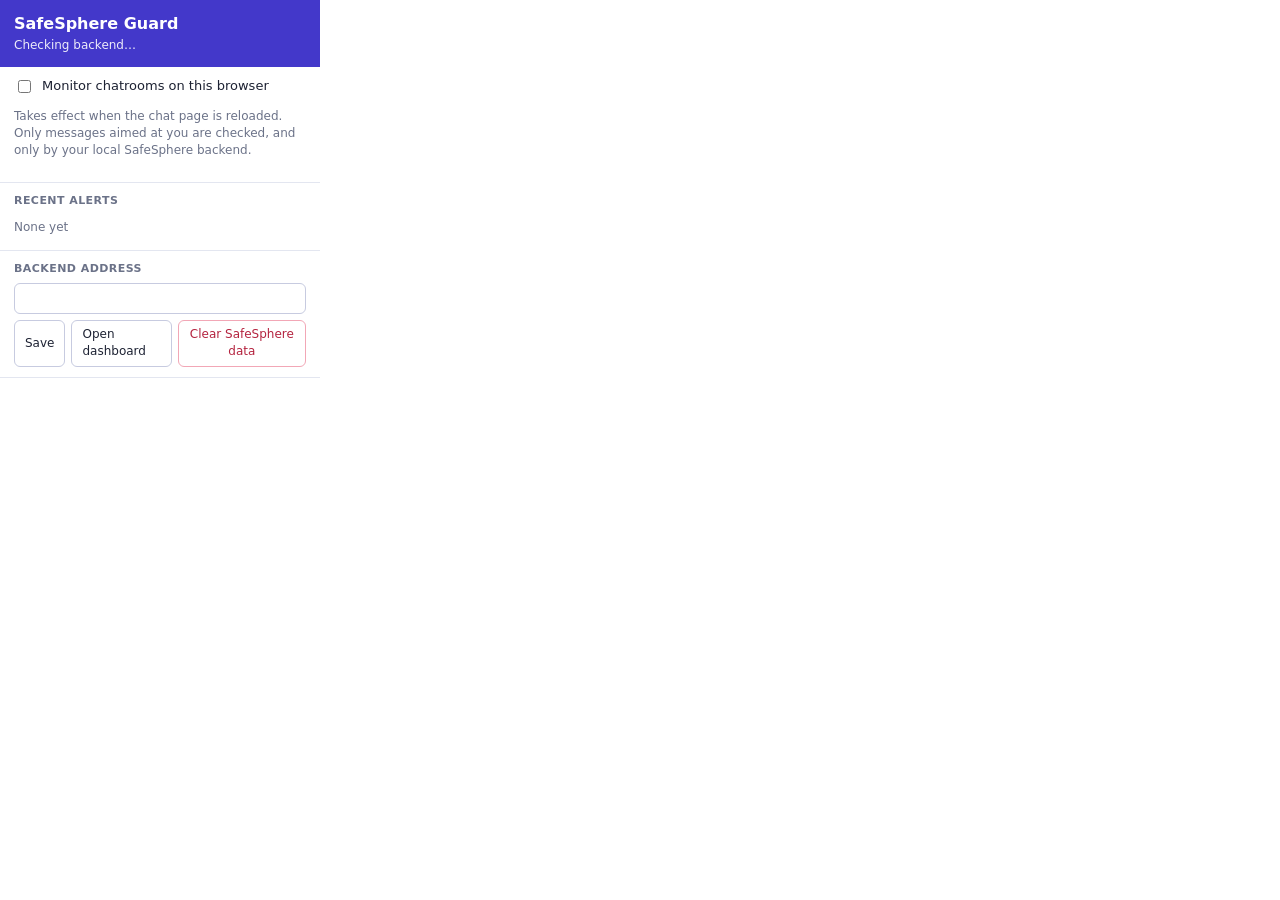
<file: extension/popup.html>
<!doctype html>
<html lang="en">
<head>
<meta charset="utf-8">
<title>SafeSphere Guard</title>
<style>
  body { margin: 0; width: 320px; font: 13px/1.45 system-ui, -apple-system, "Segoe UI", Roboto, sans-serif; color: #1d2233; background: #fff; }
  header { padding: 12px 14px; background: #4338ca; color: #fff; }
  header strong { font-size: 16px; }
  #conn { display: block; font-size: 12px; opacity: .9; margin-top: 2px; }
  section { padding: 10px 14px; border-bottom: 1px solid #e3e6f0; }
  h2 { margin: 0 0 6px; font-size: 11px; text-transform: uppercase; letter-spacing: .04em; color: #6b7288; }
  label { display: flex; align-items: center; gap: 8px; }
  input[type=text] { width: 100%; box-sizing: border-box; font: inherit; padding: 5px 8px; border: 1px solid #c7cbe0; border-radius: 6px; }
  ul { list-style: none; margin: 0; padding: 0; }
  li { padding: 4px 0; border-bottom: 1px solid #f0f1f6; }
  li:last-child { border: 0; }
  .lv { font-size: 10px; font-weight: 700; color: #fff; border-radius: 999px; padding: 1px 6px; margin-right: 6px; }
  .high { background: #e2622b; } .critical { background: #d6264f; }
  .muted { color: #6b7288; font-size: 12px; }
  .row { display: flex; gap: 6px; margin-top: 6px; }
  button, a.btn { font: inherit; font-size: 12px; border-radius: 6px; border: 1px solid #c7cbe0; background: #fff; color: #1d2233; padding: 5px 10px; cursor: pointer; text-decoration: none; }
  button.danger { color: #b4233f; border-color: #f2a7b6; }
</style>
</head>
<body>
<header><strong>SafeSphere Guard</strong><span id="conn">Checking backend…</span></header>
<section>
  <label><input type="checkbox" id="enabled"> Monitor chatrooms on this browser</label>
  <p class="muted">Takes effect when the chat page is reloaded. Only messages aimed at you are checked, and only by your local SafeSphere backend.</p>
</section>
<section>
  <h2>Recent alerts</h2>
  <ul id="alerts"><li class="muted">None yet</li></ul>
</section>
<section>
  <h2>Backend address</h2>
  <input type="text" id="api" spellcheck="false">
  <div class="row">
    <button id="save">Save</button>
    <a class="btn" id="dash" target="_blank" rel="noopener">Open dashboard</a>
    <button id="clear" class="danger">Clear SafeSphere data</button>
  </div>
</section>
<script src="popup.js"></script>
</body>
</html>
</file>
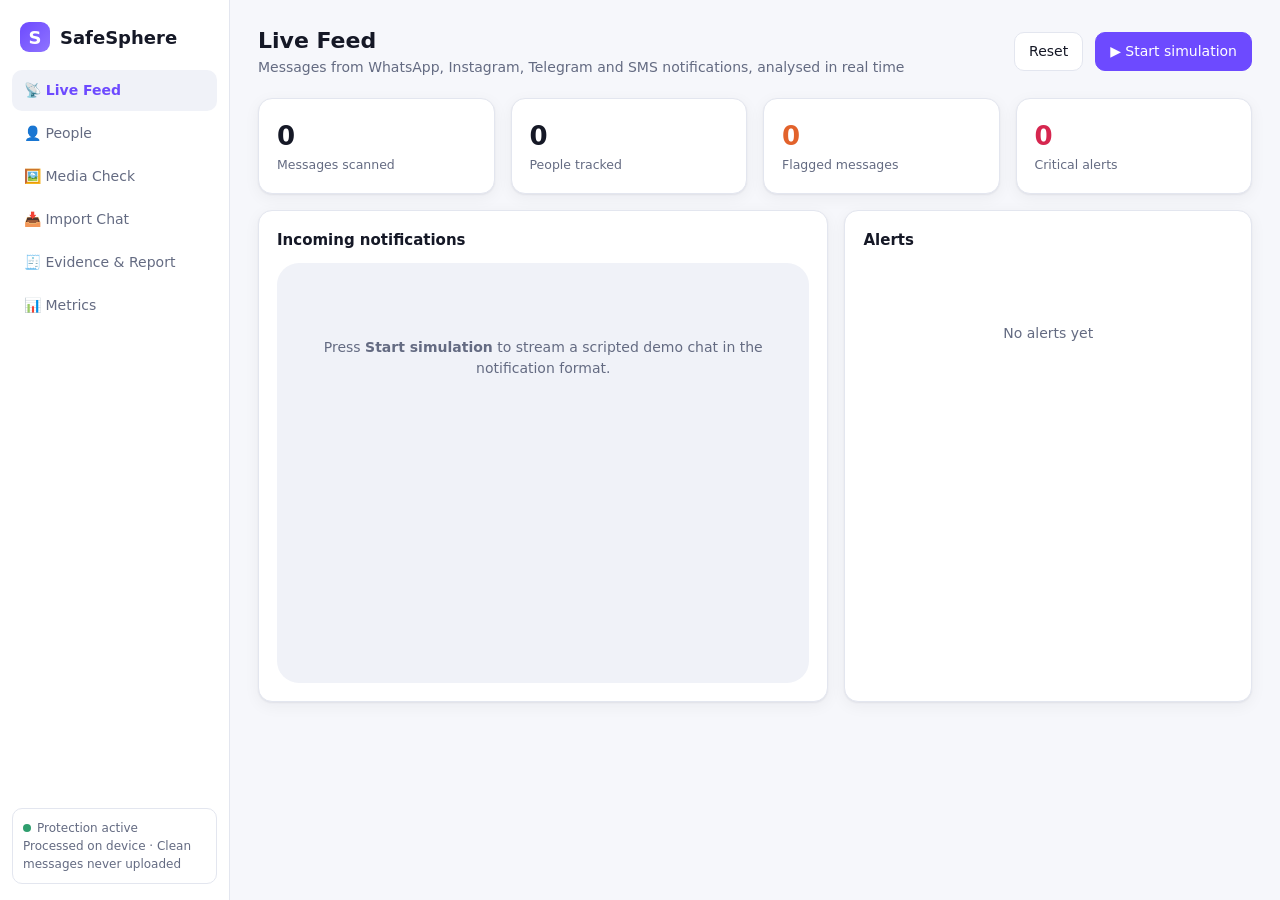
<file: docs/prototype/early_prototype.html>
<!doctype html>
<html lang="en">
<head>
<meta charset="utf-8">
<meta name="viewport" content="width=device-width, initial-scale=1">
<title>SafeSphere</title>
<style>
:root{
  --bg:#f6f7fb; --panel:#ffffff; --panel2:#f0f2f8; --text:#151826; --muted:#646b82; --line:#e3e6ef;
  --brand:#6d4aff; --brand2:#8f74ff;
  --info:#2f9e6e; --warn:#c98a00; --high:#e2622b; --crit:#d6264f;
  --info-bg:#e5f6ee; --warn-bg:#fdf3dc; --high-bg:#fdebe2; --crit-bg:#fde4ea;
  --shadow:0 1px 2px rgba(20,22,40,.06),0 4px 16px rgba(20,22,40,.05);
}
@media (prefers-color-scheme: dark){
  :root:not([data-theme="light"]){
    --bg:#0e1018; --panel:#161925; --panel2:#1d2131; --text:#e9ebf3; --muted:#9097ad; --line:#272b3c;
    --info-bg:#123326; --warn-bg:#3a2e0e; --high-bg:#3c1f12; --crit-bg:#42121f;
    --shadow:0 1px 2px rgba(0,0,0,.3),0 4px 16px rgba(0,0,0,.25);
  }
}
:root[data-theme="dark"]{
  --bg:#0e1018; --panel:#161925; --panel2:#1d2131; --text:#e9ebf3; --muted:#9097ad; --line:#272b3c;
  --info-bg:#123326; --warn-bg:#3a2e0e; --high-bg:#3c1f12; --crit-bg:#42121f;
  --shadow:0 1px 2px rgba(0,0,0,.3),0 4px 16px rgba(0,0,0,.25);
}
*{box-sizing:border-box}
body{margin:0;background:var(--bg);color:var(--text);font:14px/1.5 system-ui,-apple-system,"Segoe UI",Roboto,sans-serif}
button{font:inherit;cursor:pointer}
.app{display:grid;grid-template-columns:230px 1fr;min-height:100vh}
nav{background:var(--panel);border-right:1px solid var(--line);padding:18px 12px;position:sticky;top:0;height:100vh}
.logo{display:flex;align-items:center;gap:10px;font-weight:700;font-size:18px;padding:4px 8px 18px}
.logo .mark{width:30px;height:30px;border-radius:9px;background:linear-gradient(135deg,var(--brand),var(--brand2));display:grid;place-items:center;color:#fff}
.nav-btn{display:flex;align-items:center;gap:10px;width:100%;padding:10px 12px;border:0;border-radius:10px;background:none;color:var(--muted);text-align:left;margin-bottom:2px}
.nav-btn:hover{background:var(--panel2);color:var(--text)}
.nav-btn.active{background:var(--panel2);color:var(--brand);font-weight:600}
.nav-btn .count{margin-left:auto;background:var(--crit);color:#fff;border-radius:999px;font-size:11px;padding:0 7px;display:none}
.nav-foot{position:absolute;bottom:16px;left:12px;right:12px;font-size:12px;color:var(--muted);padding:10px;border:1px solid var(--line);border-radius:10px}
.dot{display:inline-block;width:8px;height:8px;border-radius:50%;background:var(--info);margin-right:6px}
main{padding:24px 28px;max-width:1200px;width:100%}
header.top{display:flex;align-items:center;gap:12px;margin-bottom:20px;flex-wrap:wrap}
header.top h1{font-size:22px;margin:0}
header.top p{margin:0;color:var(--muted)}
.spacer{flex:1}
.btn{border:1px solid var(--line);background:var(--panel);color:var(--text);padding:8px 14px;border-radius:10px}
.btn:hover{border-color:var(--brand)}
.btn.primary{background:var(--brand);border-color:var(--brand);color:#fff}
.btn.danger{background:var(--crit);border-color:var(--crit);color:#fff}
.card{background:var(--panel);border:1px solid var(--line);border-radius:14px;box-shadow:var(--shadow);padding:18px}
.card h3{margin:0 0 12px;font-size:15px}
.grid{display:grid;gap:16px}
.g4{grid-template-columns:repeat(4,1fr)}
.g2{grid-template-columns:1.4fr 1fr}
.stat .v{font-size:26px;font-weight:700}
.stat .l{color:var(--muted);font-size:12.5px}
.chip{display:inline-flex;align-items:center;gap:4px;font-size:11.5px;font-weight:600;padding:2px 8px;border-radius:999px;white-space:nowrap}
.lv-info{background:var(--info-bg);color:var(--info)} .lv-warn{background:var(--warn-bg);color:var(--warn)}
.lv-high{background:var(--high-bg);color:var(--high)} .lv-crit{background:var(--crit-bg);color:var(--crit)}
.tag{font-size:11px;padding:1px 7px;border-radius:6px;background:var(--panel2);color:var(--muted);margin-right:4px}
.view{display:none} .view.active{display:block}
/* feed */
.phone{background:var(--panel2);border-radius:22px;padding:14px;min-height:420px;max-height:560px;overflow:auto}
.notif{display:flex;gap:10px;background:var(--panel);border:1px solid var(--line);border-radius:14px;padding:10px 12px;margin-bottom:8px;animation:pop .35s ease}
@keyframes pop{from{opacity:0;transform:translateY(-8px)}to{opacity:1;transform:none}}
.appic{width:34px;height:34px;border-radius:9px;display:grid;place-items:center;color:#fff;font-weight:700;font-size:13px;flex:none}
.wa{background:#25d366}.ig{background:linear-gradient(135deg,#f58529,#dd2a7b,#8134af)}.tg{background:#229ed9}.sms{background:#5f6b85}
.notif .who{font-weight:600}
.notif .meta{color:var(--muted);font-size:11.5px}
.notif .txt{margin:2px 0 4px}
.notif.flag-high{border-left:4px solid var(--high)} .notif.flag-crit{border-left:4px solid var(--crit)} .notif.flag-warn{border-left:4px solid var(--warn)}
.empty{color:var(--muted);text-align:center;padding:60px 10px}
.alert{border-radius:12px;padding:12px 14px;margin-bottom:10px;border:1px solid var(--line);animation:pop .35s ease}
.alert.crit{background:var(--crit-bg);border-color:transparent}
.alert.high{background:var(--high-bg);border-color:transparent}
.alert b{display:block}
.alert small{color:var(--muted)}
/* people */
.person{display:grid;grid-template-columns:44px 1fr auto;gap:12px;align-items:center;padding:12px;border-radius:12px;cursor:pointer;border:1px solid transparent}
.person:hover{background:var(--panel2)}
.person.sel{border-color:var(--brand);background:var(--panel2)}
.avatar{width:44px;height:44px;border-radius:50%;display:grid;place-items:center;font-weight:700;color:#fff}
.bar{height:6px;background:var(--panel2);border-radius:99px;overflow:hidden;margin-top:6px}
.bar i{display:block;height:100%;border-radius:99px}
.acct{display:flex;align-items:center;gap:10px;padding:8px 0;border-bottom:1px dashed var(--line)}
.acct:last-child{border:0}
.acct .appic{width:26px;height:26px;font-size:11px;border-radius:7px}
.reasons li{margin-bottom:4px}
.consent{display:flex;gap:0;margin:12px 0 4px}
.consent div{flex:1;text-align:center;font-size:11.5px;padding:6px 4px;color:#fff}
.consent div:first-child{border-radius:8px 0 0 8px}.consent div:last-child{border-radius:0 8px 8px 0}
.featrow{display:flex;justify-content:space-between;padding:5px 0;border-bottom:1px solid var(--line);font-size:13px}
/* media */
.drop{border:2px dashed var(--line);border-radius:14px;padding:30px;text-align:center;color:var(--muted);cursor:pointer}
.drop:hover{border-color:var(--brand)}
.preview{max-width:100%;max-height:220px;border-radius:10px;margin-top:10px;filter:blur(14px)}
.step{display:flex;align-items:center;gap:10px;padding:10px 0;border-bottom:1px solid var(--line)}
.step .st{width:22px;height:22px;border-radius:50%;border:2px solid var(--line);flex:none;display:grid;place-items:center;font-size:12px}
.step.run .st{border-color:var(--brand);border-top-color:transparent;animation:spin .8s linear infinite}
.step.ok .st{background:var(--crit);border-color:var(--crit);color:#fff}
.step.pass .st{background:var(--info);border-color:var(--info);color:#fff}
@keyframes spin{to{transform:rotate(360deg)}}
.step .r{margin-left:auto;font-weight:600}
.verdict{margin-top:14px;padding:14px;border-radius:12px;background:var(--crit-bg);display:none}
.verdict h4{margin:0 0 6px;color:var(--crit)}
/* evidence */
table{width:100%;border-collapse:collapse;font-size:13px}
th,td{text-align:left;padding:8px 6px;border-bottom:1px solid var(--line);vertical-align:top}
th{color:var(--muted);font-weight:600;font-size:12px}
.hash{font-family:ui-monospace,Consolas,monospace;font-size:11px;color:var(--muted);word-break:break-all}
.channels{display:grid;grid-template-columns:repeat(3,1fr);gap:10px}
.ch{border:1px solid var(--line);border-radius:12px;padding:12px}
.ch b{display:block}
.ch small{color:var(--muted)}
/* metrics */
.legend{display:flex;gap:16px;font-size:12.5px;color:var(--muted);margin-bottom:8px}
.legend i{display:inline-block;width:10px;height:10px;border-radius:3px;margin-right:6px}
.note{font-size:12px;color:var(--muted);margin-top:8px}
.toast{position:fixed;right:20px;bottom:20px;max-width:340px;background:var(--crit);color:#fff;padding:14px 16px;border-radius:14px;box-shadow:0 8px 30px rgba(0,0,0,.25);display:none;z-index:9}
.toast b{display:block}
.mobile-tabs{display:none}
@media (max-width:900px){
  .app{grid-template-columns:1fr}
  nav{display:none}
  .mobile-tabs{display:flex;overflow-x:auto;gap:6px;padding:10px 16px;background:var(--panel);border-bottom:1px solid var(--line);position:sticky;top:0;z-index:5}
  .mobile-tabs .nav-btn{width:auto;white-space:nowrap;margin:0}
  main{padding:16px}
  .g4{grid-template-columns:repeat(2,1fr)}
  .g2,.channels{grid-template-columns:1fr}
}
</style>
</head>
<body>
<div class="app">
  <nav id="nav">
    <div class="logo"><div class="mark">S</div>SafeSphere</div>
    <button class="nav-btn active" data-view="feed">📡 Live Feed <span class="count" id="alertCount">0</span></button>
    <button class="nav-btn" data-view="people">👤 People</button>
    <button class="nav-btn" data-view="media">🖼️ Media Check</button>
    <button class="nav-btn" data-view="import">📥 Import Chat</button>
    <button class="nav-btn" data-view="evidence">🧾 Evidence & Report</button>
    <button class="nav-btn" data-view="metrics">📊 Metrics</button>
    <div class="nav-foot"><span class="dot"></span>Protection active<br>Processed on device · Clean messages never uploaded</div>
  </nav>
  <div>
  <div class="mobile-tabs" id="mtabs"></div>
  <main>

  <!-- LIVE FEED -->
  <section class="view active" id="feed">
    <header class="top">
      <div><h1>Live Feed</h1><p>Messages from WhatsApp, Instagram, Telegram and SMS notifications, analysed in real time</p></div>
      <div class="spacer"></div>
      <button class="btn" id="resetBtn">Reset</button>
      <button class="btn primary" id="simBtn">▶ Start simulation</button>
    </header>
    <div class="grid g4" style="margin-bottom:16px">
      <div class="card stat"><div class="v" id="sMsgs">0</div><div class="l">Messages scanned</div></div>
      <div class="card stat"><div class="v" id="sPeople">0</div><div class="l">People tracked</div></div>
      <div class="card stat"><div class="v" id="sFlag" style="color:var(--high)">0</div><div class="l">Flagged messages</div></div>
      <div class="card stat"><div class="v" id="sCrit" style="color:var(--crit)">0</div><div class="l">Critical alerts</div></div>
    </div>
    <div class="grid g2">
      <div class="card"><h3>Incoming notifications</h3><div class="phone" id="phone"><div class="empty">Press <b>Start simulation</b> to stream a scripted demo chat in the notification format.</div></div></div>
      <div class="card"><h3>Alerts</h3><div id="alerts"><div class="empty">No alerts yet</div></div></div>
    </div>
  </section>

  <!-- PEOPLE -->
  <section class="view" id="people">
    <header class="top"><div><h1>People</h1><p>Accounts linked into one person, scored on behaviour and consent</p></div></header>
    <div class="grid g2">
      <div class="card"><h3>Ranked by risk</h3><div id="personList"></div></div>
      <div class="card" id="personDetail"></div>
    </div>
  </section>

  <!-- MEDIA -->
  <section class="view" id="media">
    <header class="top"><div><h1>Media Check</h1><p>Image, video or voice note → nudity check · face match · deepfake model · context</p></div></header>
    <div class="grid g2">
      <div class="card">
        <h3>Upload media</h3>
        <label class="drop" id="drop">
          <input type="file" id="file" accept="image/*,video/*,audio/*" hidden>
          <div style="font-size:30px">⬆️</div>
          Drop an image, video or audio file, or click to choose<br><small>The preview stays blurred to protect you</small>
          <div id="prevWrap"></div>
        </label>
        <div style="margin-top:12px"><label class="tag">Context message</label>
          <div style="margin-top:6px;padding:10px;border-radius:10px;background:var(--panel2)">"10k bhej warna ye photo sabko bhej dunga" ("Send 10k or I'll send this photo to everyone") — <i>unknown IG account</i></div></div>
      </div>
      <div class="card">
        <h3>Analysis pipeline</h3>
        <div id="steps"></div>
        <div class="verdict" id="verdict">
          <h4>🔴 CRITICAL — likely AI sextortion</h4>
          <div>Manipulated intimate image that matches <b>your face</b>, sent with a money demand.</div>
          <ul style="margin:8px 0 10px;padding-left:18px">
            <li><b>Don't pay, don't delete, don't reply.</b></li>
            <li>Hash the image on StopNCII.org to block re-uploads</li>
            <li>Call <b>1930</b> and report on cybercrime.gov.in</li>
          </ul>
          <button class="btn danger" data-goto="evidence">Generate evidence pack →</button>
        </div>
        <p class="note">Demo results. Connect your models at <code>POST /detect/{image|video|audio}</code>.</p>
      </div>
    </div>
  </section>

  <!-- IMPORT -->
  <section class="view" id="import">
    <header class="top"><div><h1>Import Chat</h1><p>Add history and both sides of the conversation for consent-aware analysis</p></div></header>
    <div class="grid g4">
      <div class="card"><h3>💬 WhatsApp</h3><p class="note">Chat → ⋮ → More → Export chat → share the .txt to SafeSphere</p><button class="btn">Upload .txt</button></div>
      <div class="card"><h3>📸 Instagram</h3><p class="note">Settings → Your activity → Download your information → messages JSON</p><button class="btn">Upload .json</button></div>
      <div class="card"><h3>🖼️ Screenshots</h3><p class="note">OCR reads text from screenshots of any app. Works on iPhone too.</p><button class="btn">Upload images</button></div>
      <div class="card"><h3>✈️ Telegram</h3><p class="note">Desktop → Export chat history → JSON</p><button class="btn">Upload .json</button></div>
    </div>
    <div class="card" style="margin-top:16px">
      <h3>Why import?</h3>
      <p class="note" style="font-size:13.5px">Notifications show only incoming messages, and sometimes no text at all. SafeSphere still scores behaviour from metadata (who, how often, when). Imports add <b>your replies</b>, which is how we tell mutual flirting from harassment.</p>
    </div>
  </section>

  <!-- EVIDENCE -->
  <section class="view" id="evidence">
    <header class="top">
      <div><h1>Evidence & Report</h1><p>Tamper-evident pack: every item gets a SHA-256 fingerprint</p></div>
      <div class="spacer"></div>
      <select class="btn" id="evPerson"></select>
      <button class="btn primary" id="genBtn">Generate pack</button>
      <button class="btn" id="dlBtn" disabled>⬇ Download JSON</button>
    </header>
    <div class="card" style="margin-bottom:16px">
      <h3 id="evTitle">Flagged items</h3>
      <div style="overflow-x:auto"><table><thead><tr><th>Time</th><th>App / account</th><th>Message</th><th>Category</th><th>SHA-256</th></tr></thead><tbody id="evRows"></tbody></table></div>
      <div class="note" id="packHash"></div>
    </div>
    <div class="grid g2">
      <div class="card"><h3>Possible legal provisions</h3><div id="laws"></div><p class="note">Check with a legal adviser. This isn't legal advice.</p></div>
      <div class="card"><h3>Pre-filled complaint</h3><div id="complaint" style="white-space:pre-wrap;font-size:12.5px;background:var(--panel2);padding:12px;border-radius:10px"></div></div>
    </div>
    <div class="card" style="margin-top:16px"><h3>Report to</h3>
      <div class="channels">
        <div class="ch"><b>🛡️ cybercrime.gov.in</b><small>"Women/Child related crime" section · anonymous reporting allowed</small></div>
        <div class="ch"><b>📞 1930</b><small>Cyber financial fraud helpline: call right away if money was demanded</small></div>
        <div class="ch"><b>🔒 StopNCII.org</b><small>Fingerprints the image on your device and blocks re-uploads</small></div>
        <div class="ch"><b>👩 NCW / 181</b><small>National Commission for Women complaint · women's helpline</small></div>
        <div class="ch"><b>🏢 Platform grievance officer</b><small>IT Rules 2026: remove intimate images within 2 h, other unlawful content within 3 h</small></div>
        <div class="ch"><b>🚨 112</b><small>Immediate danger · alert a trusted contact</small></div>
      </div>
    </div>
  </section>

  <!-- METRICS -->
  <section class="view" id="metrics">
    <header class="top"><div><h1>Metrics</h1><p>Evaluation on a held-out labelled test set</p></div></header>
    <div class="grid g2">
      <div class="card"><h3>Stalking detection: keyword filter vs SafeSphere behaviour model</h3>
        <div class="legend"><span><i style="background:#9aa1b5"></i>Keyword only</span><span><i style="background:var(--brand)"></i>SafeSphere</span></div>
        <svg id="chart" viewBox="0 0 520 260" width="100%" role="img" aria-label="Comparison bar chart"></svg>
        <p class="note">⚠ Placeholder values for layout. Replace with output from <code>eval.py</code>.</p>
      </div>
      <div class="card"><h3>By category</h3>
        <table><thead><tr><th>Category</th><th>Precision</th><th>Recall</th><th>F1</th></tr></thead><tbody id="catRows"></tbody></table>
        <p class="note">⚠ Placeholder values.</p>
        <h3 style="margin-top:16px">False alarms on mutual flirting / banter</h3>
        <div class="stat"><div class="v" style="color:var(--info)">—</div><div class="l">Fill in from eval.py (lower is better)</div></div>
      </div>
    </div>
  </section>

  </main>
  </div>
</div>
<div class="toast" id="toast"></div>

<script>
const $ = s => document.querySelector(s);
const LV = {info:["lv-info","Info"],warn:["lv-warn","Warn"],high:["lv-high","High"],crit:["lv-crit","Critical"]};
const APP = {wa:"WA",ig:"IG",tg:"TG",sms:"SMS"};
const chip = l => `<span class="chip ${LV[l][0]}">${LV[l][1]}</span>`;

// ---------- people ----------
const PEOPLE = [
  {id:"rahul",name:"Rahul K",color:"#e2622b",risk:.86,level:"high",cat:["Stalking","Evasion","Sexual harassment"],
   accounts:[["wa","+91 98•••• 4410","Primary",""],["ig","@rahul.k_02","Linked 91%","Appeared 6 h after the block · same phrasing 'reply na 🥺'"],["ig","@r4hul__k","Linked 84%","Similar handle · same night-time pattern"]],
   reasons:["User said <b>\"please stop messaging me\"</b> on 12 Oct, then 23 messages since","3 accounts on 2 apps, 2 created after blocks","62% of messages sent between 00:00 and 05:00","Longest unanswered streak: 31 messages","Monitoring: \"saw you outside college\""],
   consent:[["Neutral",20,"#9aa1b5"],["Unreciprocated",25,"#c98a00"],["Rejected",10,"#e2622b"],["Violation",45,"#d6264f"]],
   feats:[["Messages / day","14.2"],["Active days","11 of 12"],["Reply ratio (you / them)","0.04"],["Messages after \"no\"","23"],["Toxicity trend","↑ rising"]]},
  {id:"unk",name:"Unknown (IG)",color:"#d6264f",risk:.97,level:"crit",cat:["Sextortion","AI deepfake"],
   accounts:[["ig","@priv_x_771","Message request",""]],
   reasons:["Money demand plus threat to share an image","The attached image is <b>likely manipulated (88%)</b> and matches your face","New account, no prior contact"],
   consent:[["Neutral",10,"#9aa1b5"],["Violation",90,"#d6264f"]],
   feats:[["Messages / day","6"],["Media flagged","1 image"],["Hard rule","Sextortion → Critical"]]},
  {id:"grp",name:"CSE-B Class Group",color:"#c98a00",risk:.58,level:"warn",cat:["Bullying"],
   accounts:[["wa","CSE-B 2nd year","Group",""]],
   reasons:["4 members piling on with insults","Body-shaming slang detected: \"chapri\", \"moti\""],
   consent:[["Neutral",60,"#9aa1b5"],["Unreciprocated",40,"#c98a00"]],
   feats:[["Toxic messages","9 / 40"],["Distinct senders","4"]]},
  {id:"arjun",name:"Arjun",color:"#2f9e6e",risk:.12,level:"info",cat:["Mutual flirting"],
   accounts:[["wa","Arjun ❤️","Known contact",""]],
   reasons:["Flirting is <b>mutual</b>: you reply warmly and start conversations 48% of the time","No rejection signals, so no alert"],
   consent:[["Mutual",100,"#2f9e6e"]],
   feats:[["Reply ratio (you / them)","1.1"],["You start conversations","48%"]]},
  {id:"aman",name:"Aman (friend)",color:"#2f9e6e",risk:.08,level:"info",cat:["Banter"],
   accounts:[["wa","Aman","Known contact",""]],
   reasons:["Mutual swearing between friends (\"abe saale 😂\"), so it counts as banter"],
   consent:[["Mutual",100,"#2f9e6e"]],
   feats:[["Reply ratio","0.9"],["Playful replies","87%"]]},
];

// ---------- scripted demo feed (notification format) ----------
const FEED = [
  {app:"wa",from:"Aman",p:"aman",t:"abe saale kal ka match dekha? 😂",lv:null},
  {app:"wa",from:"Rahul K",p:"rahul",t:"hi",lv:null},
  {app:"wa",from:"Rahul K",p:"rahul",t:"reply na 🥺",lv:null},
  {app:"wa",from:"Arjun ❤️",p:"arjun",t:"you looked really cute today 😊",lv:null,note:"Mutual: no alert"},
  {app:"wa",from:"Rahul K",p:"rahul",t:"why are you online but not replying",lv:"warn",cat:"Surveillance"},
  {app:"wa",from:"CSE-B 2nd year",p:"grp",t:"Rohit: dekh iski shakal 😂 full chapri",lv:"warn",cat:"Bullying"},
  {app:"ig",from:"@rahul.k_02",p:"rahul",t:"you blocked me? 🙂 new account, you can't escape",lv:"high",cat:"Evasion",alert:"Rahul K is back on a 2nd Instagram account (91% match). He's continued after your \"no\" on 12 Oct."},
  {app:"ig",from:"@rahul.k_02",p:"rahul",t:"saw you outside college today with that guy",lv:"high",cat:"Surveillance"},
  {app:"wa",from:"WhatsApp",p:null,t:"New message",lv:null,note:"Preview hidden: scored on metadata only"},
  {app:"ig",from:"@priv_x_771",p:"unk",t:"wants to send you a message",lv:"warn",cat:"New unknown account"},
  {app:"ig",from:"@priv_x_771",p:"unk",t:"📷 Photo",lv:"crit",cat:"AI deepfake",alert:"Image from an unknown account is likely manipulated (88%) and matches your face."},
  {app:"ig",from:"@priv_x_771",p:"unk",t:"10k bhej warna ye photo sabko bhej dunga",lv:"crit",cat:"Sextortion",alert:"SEXTORTION: don't pay or reply. Evidence pack ready · Call 1930."},
];

let idx=0, timer=null, stats={m:0,f:0,c:0,p:new Set()}, alertsN=0;
function renderNotif(n){
  const el=document.createElement("div");
  el.className="notif"+(n.lv&&n.lv!=="info"?" flag-"+n.lv:"");
  const now=new Date().toLocaleTimeString([], {hour:"2-digit",minute:"2-digit"});
  el.innerHTML=`<div class="appic ${n.app}">${APP[n.app]}</div><div style="flex:1;min-width:0">
    <div class="who">${n.from} <span class="meta">· ${now}</span></div><div class="txt">${n.t}</div>
    ${n.lv?chip(n.lv)+` <span class="tag">${n.cat}</span>`:`<span class="meta">${n.note||"✓ Clean, stays on device"}</span>`}</div>`;
  const ph=$("#phone"); if(ph.querySelector(".empty")) ph.innerHTML=""; ph.prepend(el);
}
function pushAlert(n){
  const box=$("#alerts"); if(box.querySelector(".empty")) box.innerHTML="";
  const a=document.createElement("div"); a.className="alert "+(n.lv==="crit"?"crit":"high");
  a.innerHTML=`${chip(n.lv)} <b style="display:inline">${n.cat}</b><div style="margin:4px 0">${n.alert}</div><small>${n.from}</small>
   <div style="margin-top:8px;display:flex;gap:6px;flex-wrap:wrap"><button class="btn" data-person="${n.p}">View person</button>${n.lv==="crit"?'<button class="btn danger" data-goto="evidence">Evidence & report</button>':""}</div>`;
  box.prepend(a);
  alertsN++; const c=$("#alertCount"); c.textContent=alertsN; c.style.display="inline-block";
  if(n.lv==="crit") toast(`🔴 ${n.cat}`, n.alert);
}
function step(){
  if(idx>=FEED.length){stop();return}
  const n=FEED[idx++]; renderNotif(n);
  stats.m++; if(n.p) stats.p.add(n.p); if(n.lv&&n.lv!=="info") stats.f++; if(n.lv==="crit") stats.c++;
  $("#sMsgs").textContent=stats.m; $("#sPeople").textContent=stats.p.size; $("#sFlag").textContent=stats.f; $("#sCrit").textContent=stats.c;
  if(n.alert) pushAlert(n);
}
function stop(){clearInterval(timer);timer=null;$("#simBtn").textContent=idx>=FEED.length?"✓ Done":"▶ Resume"}
$("#simBtn").onclick=()=>{ if(timer){stop();return} if(idx>=FEED.length) return; $("#simBtn").textContent="⏸ Pause"; step(); timer=setInterval(step,1600); };
$("#resetBtn").onclick=()=>{stop();idx=0;stats={m:0,f:0,c:0,p:new Set()};alertsN=0;
  ["#sMsgs","#sPeople","#sFlag","#sCrit"].forEach(s=>$(s).textContent=0);$("#alertCount").style.display="none";
  $("#phone").innerHTML='<div class="empty">Press <b>Start simulation</b> to stream a scripted demo chat in the notification format.</div>';
  $("#alerts").innerHTML='<div class="empty">No alerts yet</div>';$("#simBtn").textContent="▶ Start simulation";};

function toast(t,m){const x=$("#toast");x.innerHTML=`<b>${t}</b>${m}`;x.style.display="block";clearTimeout(x._t);x._t=setTimeout(()=>x.style.display="none",4500)}

// ---------- people view ----------
let selPerson="rahul";
function renderPeople(){
  const lvColor={info:"var(--info)",warn:"var(--warn)",high:"var(--high)",crit:"var(--crit)"};
  $("#personList").innerHTML=[...PEOPLE].sort((a,b)=>b.risk-a.risk).map(p=>`
   <div class="person ${p.id===selPerson?"sel":""}" data-pid="${p.id}">
     <div class="avatar" style="background:${p.color}">${p.name[0]}</div>
     <div><b>${p.name}</b> <span class="meta" style="color:var(--muted);font-size:12px">· ${p.accounts.length} account${p.accounts.length>1?"s":""}</span>
       <div>${p.cat.map(c=>`<span class="tag">${c}</span>`).join("")}</div>
       <div class="bar"><i style="width:${p.risk*100}%;background:${lvColor[p.level]}"></i></div></div>
     <div style="text-align:right">${chip(p.level)}<div style="font-weight:700;margin-top:4px">${Math.round(p.risk*100)}</div></div>
   </div>`).join("");
  const p=PEOPLE.find(x=>x.id===selPerson);
  $("#personDetail").innerHTML=`
   <div style="display:flex;align-items:center;gap:12px;margin-bottom:12px"><div class="avatar" style="background:${p.color}">${p.name[0]}</div>
     <div><h3 style="margin:0">${p.name}</h3>${chip(p.level)} <span style="color:var(--muted)">Risk ${Math.round(p.risk*100)}/100</span></div></div>
   <h3>Linked accounts</h3>${p.accounts.map(a=>`<div class="acct"><div class="appic ${a[0]}">${APP[a[0]]}</div><div style="flex:1"><b>${a[1]}</b><div style="font-size:12px;color:var(--muted)">${a[3]||""}</div></div><span class="tag">${a[2]}</span></div>`).join("")}
   ${p.accounts.length>1?'<div style="margin:8px 0 14px;display:flex;gap:6px"><button class="btn">✓ Confirm link</button><button class="btn">✗ Not the same person</button></div>':'<div style="height:12px"></div>'}
   <h3>Consent timeline</h3><div class="consent">${p.consent.map(c=>`<div style="flex:${c[1]};background:${c[2]}">${c[0]}</div>`).join("")}</div>
   <h3 style="margin-top:14px">Why we flagged this</h3><ul class="reasons" style="padding-left:18px;margin:0 0 12px">${p.reasons.map(r=>`<li>${r}</li>`).join("")}</ul>
   <h3>Behaviour features</h3>${p.feats.map(f=>`<div class="featrow"><span style="color:var(--muted)">${f[0]}</span><b>${f[1]}</b></div>`).join("")}
   <div style="margin-top:14px;display:flex;gap:6px;flex-wrap:wrap"><button class="btn primary" data-goto="evidence" data-ev="${p.id}">Build evidence pack</button><button class="btn">Not harassment</button><button class="btn">Alert trusted contact</button></div>`;
}
document.addEventListener("click",e=>{
  const pe=e.target.closest("[data-pid]"); if(pe){selPerson=pe.dataset.pid;renderPeople();}
  const vp=e.target.closest("[data-person]"); if(vp&&vp.dataset.person!=="null"){selPerson=vp.dataset.person;go("people");}
  const g=e.target.closest("[data-goto]"); if(g){ if(g.dataset.ev) $("#evPerson").value=g.dataset.ev; else if(g.dataset.goto==="evidence") $("#evPerson").value="unk"; go(g.dataset.goto); renderEvidence(); }
  const nb=e.target.closest(".nav-btn[data-view]"); if(nb) go(nb.dataset.view);
});

// ---------- navigation ----------
function go(v){
  document.querySelectorAll(".view").forEach(s=>s.classList.toggle("active",s.id===v));
  document.querySelectorAll(".nav-btn[data-view]").forEach(b=>b.classList.toggle("active",b.dataset.view===v));
  if(v==="people") renderPeople(); if(v==="metrics") renderMetrics(); if(v==="evidence") renderEvidence();
  window.scrollTo(0,0);
}
$("#mtabs").innerHTML=[...document.querySelectorAll("nav .nav-btn")].map(b=>`<button class="nav-btn ${b.classList.contains("active")?"active":""}" data-view="${b.dataset.view}">${b.childNodes[0].textContent.trim()}</button>`).join("");

// ---------- media check ----------
const STEPS=[["Nudity / explicit check","Explicit · 0.93",true],["Face match vs your enrolled selfie","Match · 0.81",true],["Deepfake detector (your model)","Likely manipulated · 0.88",true],["Context: text sent with it","Sextortion intent",true]];
function renderSteps(state){ $("#steps").innerHTML=STEPS.map((s,i)=>{const st=state[i]||"";return `<div class="step ${st}"><div class="st">${st==="ok"?"!":st==="pass"?"✓":""}</div><div>${s[0]}</div><div class="r" style="color:${st==="ok"?"var(--crit)":"var(--muted)"}">${st==="ok"?s[1]:st==="run"?"analysing…":"waiting"}</div></div>`}).join(""); }
renderSteps([]);
$("#file").onchange=e=>{
  const f=e.target.files[0]; if(!f) return;
  const url=URL.createObjectURL(f);
  $("#prevWrap").innerHTML=f.type.startsWith("image")?`<img class="preview" src="${url}" alt="uploaded media (blurred)">`:`<div style="margin-top:10px"><b>${f.name}</b></div>`;
  $("#verdict").style.display="none";
  const state=[]; let i=0;
  (function next(){ if(i>0) state[i-1]="ok"; if(i>=STEPS.length){renderSteps(state);$("#verdict").style.display="block";return}
    state[i]="run"; renderSteps(state); i++; setTimeout(next,900); })();
};

// ---------- evidence ----------
$("#evPerson").innerHTML=PEOPLE.filter(p=>p.level!=="info").map(p=>`<option value="${p.id}">${p.name}</option>`).join("");
const LAWS={rahul:[["BNS 78","Stalking"],["BNS 75","Sexual harassment"],["BNS 351","Criminal intimidation"],["IT Act 66C/66D","Impersonation / fake accounts"]],
  unk:[["BNS 308","Extortion"],["IT Act 66E","Violation of privacy (images)"],["IT Act 67 / 67A","Obscene / sexually explicit content"],["BNS 351","Criminal intimidation"]],
  grp:[["BNS 79","Insulting the modesty of a woman"],["BNS 356","Defamation"]]};
let lastPack=null;
function evItems(pid){ return FEED.filter(n=>n.p===pid&&n.lv).map((n,i)=>({time:new Date(Date.now()-(10-i)*3600e3).toISOString(),app:APP[n.app],account:n.from,message:n.t,category:n.cat,level:n.lv})); }
function renderEvidence(){
  const pid=$("#evPerson").value, p=PEOPLE.find(x=>x.id===pid), items=evItems(pid);
  $("#evTitle").textContent=`Flagged items: ${p.name}`;
  $("#evRows").innerHTML=items.map(it=>`<tr><td>${new Date(it.time).toLocaleString()}</td><td>${it.app} · ${it.account}</td><td>${it.message}</td><td>${chip(it.level)} ${it.category}</td><td class="hash" data-h>press Generate</td></tr>`).join("")||'<tr><td colspan="5" class="empty">No flagged items</td></tr>';
  $("#packHash").textContent=""; $("#dlBtn").disabled=true;
  $("#laws").innerHTML=(LAWS[pid]||[]).map(l=>`<div class="featrow"><b>${l[0]}</b><span style="color:var(--muted)">${l[1]}</span></div>`).join("");
  $("#complaint").textContent=`To: Grievance Officer / Cyber Cell\n\nI am being harassed by ${p.name} (${p.accounts.map(a=>a[1]).join(", ")}).\nCategories: ${p.cat.join(", ")}.\n\nSummary:\n- ${p.reasons.map(r=>r.replace(/<[^>]+>/g,"")).join("\n- ")}\n\nThe attached evidence pack has ${items.length} items, each with a SHA-256 fingerprint.\nUnder the IT Rules 2026, non-consensual intimate imagery must be removed within 2 hours and other unlawful content within 3 hours. I request immediate removal and action.`;
}
// WebCrypto needs a secure context (https/localhost); fall back to a pure-JS SHA-256 otherwise
function sha256js(str){
  const K=[0x428a2f98,0x71374491,0xb5c0fbcf,0xe9b5dba5,0x3956c25b,0x59f111f1,0x923f82a4,0xab1c5ed5,0xd807aa98,0x12835b01,0x243185be,0x550c7dc3,0x72be5d74,0x80deb1fe,0x9bdc06a7,0xc19bf174,0xe49b69c1,0xefbe4786,0x0fc19dc6,0x240ca1cc,0x2de92c6f,0x4a7484aa,0x5cb0a9dc,0x76f988da,0x983e5152,0xa831c66d,0xb00327c8,0xbf597fc7,0xc6e00bf3,0xd5a79147,0x06ca6351,0x14292967,0x27b70a85,0x2e1b2138,0x4d2c6dfc,0x53380d13,0x650a7354,0x766a0abb,0x81c2c92e,0x92722c85,0xa2bfe8a1,0xa81a664b,0xc24b8b70,0xc76c51a3,0xd192e819,0xd6990624,0xf40e3585,0x106aa070,0x19a4c116,0x1e376c08,0x2748774c,0x34b0bcb5,0x391c0cb3,0x4ed8aa4a,0x5b9cca4f,0x682e6ff3,0x748f82ee,0x78a5636f,0x84c87814,0x8cc70208,0x90befffa,0xa4506ceb,0xbef9a3f7,0xc67178f2];
  const b=new TextEncoder().encode(str), l=b.length, n=((l+9+63)>>6)<<6, m=new Uint8Array(n);
  m.set(b); m[l]=0x80; const dv=new DataView(m.buffer); dv.setUint32(n-4,l*8); dv.setUint32(n-8,Math.floor(l/2**29));
  let h=[0x6a09e667,0xbb67ae85,0x3c6ef372,0xa54ff53a,0x510e527f,0x9b05688c,0x1f83d9ab,0x5be0cd19];
  const r=(x,y)=>(x>>>y)|(x<<(32-y)), w=new Uint32Array(64);
  for(let o=0;o<n;o+=64){
    for(let i=0;i<16;i++) w[i]=dv.getUint32(o+i*4);
    for(let i=16;i<64;i++){const s0=r(w[i-15],7)^r(w[i-15],18)^(w[i-15]>>>3),s1=r(w[i-2],17)^r(w[i-2],19)^(w[i-2]>>>10);w[i]=(w[i-16]+s0+w[i-7]+s1)|0;}
    let [a,bb,c,d,e,f,g,hh]=h;
    for(let i=0;i<64;i++){const t1=(hh+(r(e,6)^r(e,11)^r(e,25))+((e&f)^(~e&g))+K[i]+w[i])|0,t2=((r(a,2)^r(a,13)^r(a,22))+((a&bb)^(a&c)^(bb&c)))|0;hh=g;g=f;f=e;e=(d+t1)|0;d=c;c=bb;bb=a;a=(t1+t2)|0;}
    h=h.map((x,i)=>(x+[a,bb,c,d,e,f,g,hh][i])|0);
  }
  return h.map(x=>(x>>>0).toString(16).padStart(8,"0")).join("");
}
async function sha(s){
  if(!window.crypto?.subtle) return sha256js(s);
  const b=await crypto.subtle.digest("SHA-256",new TextEncoder().encode(s));return [...new Uint8Array(b)].map(x=>x.toString(16).padStart(2,"0")).join("")}
$("#evPerson").onchange=renderEvidence;
$("#genBtn").onclick=async()=>{
  const pid=$("#evPerson").value, items=evItems(pid), cells=document.querySelectorAll("[data-h]");
  for(let i=0;i<items.length;i++){ items[i].sha256=await sha(JSON.stringify(items[i])); if(cells[i]) cells[i].textContent=items[i].sha256; }
  const pack={generated_at:new Date().toISOString(),person:PEOPLE.find(p=>p.id===pid).name,items,legal:LAWS[pid]||[]};
  pack.pack_sha256=await sha(JSON.stringify(items));
  $("#packHash").innerHTML=`Pack fingerprint: <span class="hash">${pack.pack_sha256}</span>`;
  lastPack=pack; $("#dlBtn").disabled=false; toast("✓ Evidence pack generated", `${items.length} items fingerprinted`);
};
$("#dlBtn").onclick=()=>{ if(!lastPack) return; const a=document.createElement("a");
  a.href=URL.createObjectURL(new Blob([JSON.stringify(lastPack,null,2)],{type:"application/json"})); a.download="safesphere_evidence.json"; a.click(); };

// ---------- metrics (placeholder values) ----------
function renderMetrics(){
  const M=[["Precision",.62,.88],["Recall",.21,.84],["F1",.31,.86],["Detection rate",.24,.87]];
  const W=520,H=260,pad=34,gw=(W-pad*2)/M.length,bw=28; let s="";
  for(let y=0;y<=1;y+=.25){const yy=H-pad-(H-pad*2)*y; s+=`<line x1="${pad}" x2="${W-pad}" y1="${yy}" y2="${yy}" stroke="var(--line)"/><text x="${pad-6}" y="${yy+4}" font-size="10" text-anchor="end" fill="var(--muted)">${y}</text>`;}
  M.forEach((m,i)=>{const x=pad+gw*i+gw/2;[[m[1],"#9aa1b5",-bw-2],[m[2],"var(--brand)",2]].forEach(([v,c,o])=>{const h=(H-pad*2)*v;
    s+=`<rect x="${x+o}" y="${H-pad-h}" width="${bw}" height="${h}" rx="4" fill="${c}"/><text x="${x+o+bw/2}" y="${H-pad-h-5}" font-size="10" text-anchor="middle" fill="var(--text)">${v.toFixed(2)}</text>`});
    s+=`<text x="${x}" y="${H-pad+16}" font-size="11" text-anchor="middle" fill="var(--muted)">${m[0]}</text>`;});
  $("#chart").innerHTML=s;
  $("#catRows").innerHTML=[["Stalking",.88,.84],["Bullying (Hinglish)",.85,.80],["Sexual harassment",.83,.79],["Sextortion",.93,.90],["Threats",.90,.86]]
    .map(r=>`<tr><td>${r[0]}</td><td>${r[1]}</td><td>${r[2]}</td><td>${(2*r[1]*r[2]/(r[1]+r[2])).toFixed(2)}</td></tr>`).join("");
}
</script>
</body>
</html>
</file>
